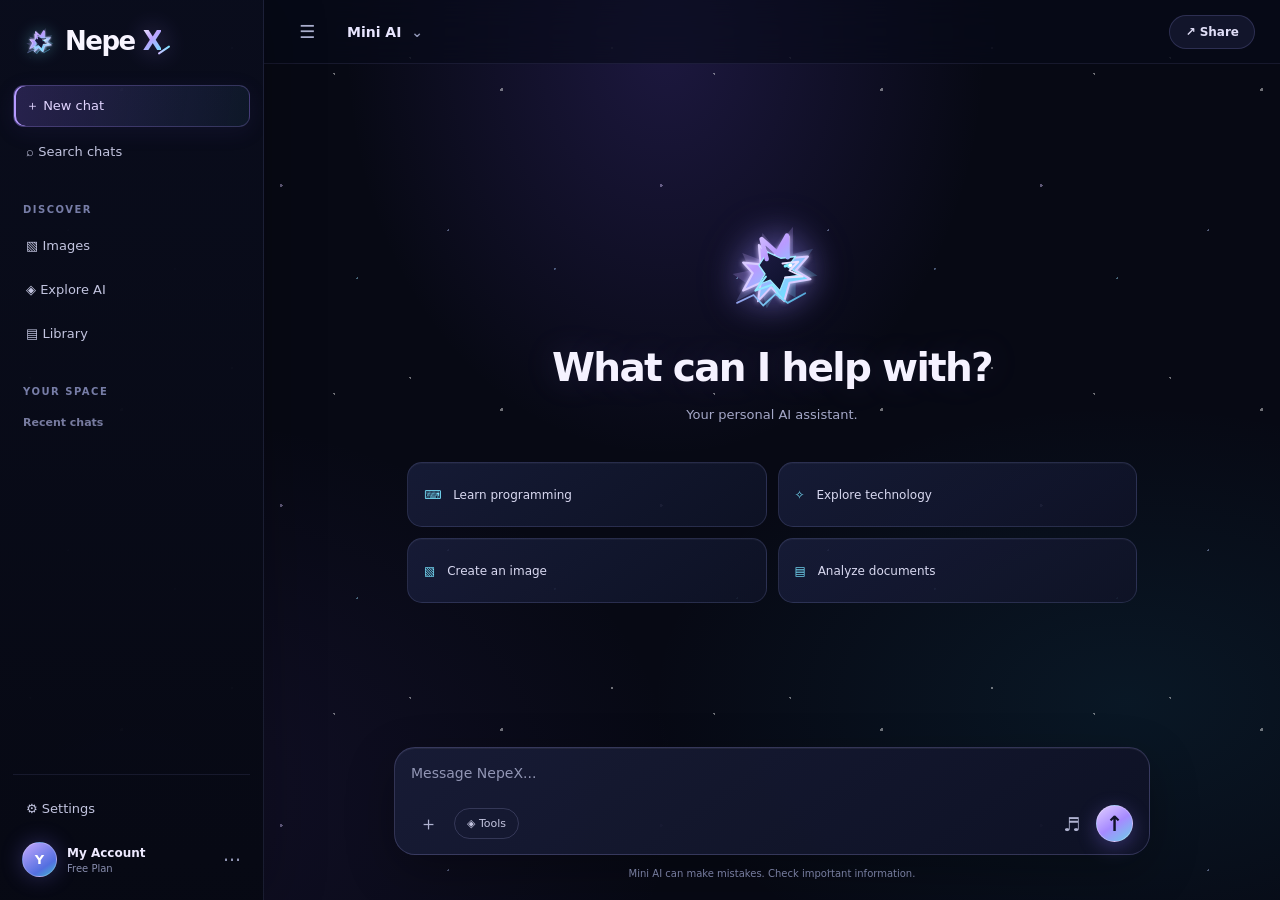
<file: index.html>
<!DOCTYPE html>
<html lang="en">
<head>
    <meta charset="UTF-8">
    <meta name="viewport" content="width=device-width, initial-scale=1.0">
    <title>NepeX — Explore Beyond</title>
    <link rel="icon" type="image/svg+xml" href="data:image/svg+xml,%3Csvg xmlns='http://www.w3.org/2000/svg' viewBox='0 0 100 100'%3E%3Cpath fill='%239b8cff' d='M15 80 35 50 25 28 48 42 70 12 68 48 90 44 77 65 88 78 60 78 48 95 43 72Z'/%3E%3C/svg%3E">
    <link rel="stylesheet" href="style.css">
</head>

<body>

<div class="app">

    <!-- SIDEBAR -->
    <aside class="sidebar" id="sidebar">

        <div class="side-top">
            <div class="brand">
    <svg class="dragon-mark" viewBox="0 0 128 128" role="img" aria-label="NepeX dragon emblem" xmlns="http://www.w3.org/2000/svg">
  <defs>
    <linearGradient id="dragonMetal" x1="18" y1="12" x2="108" y2="116" gradientUnits="userSpaceOnUse">
      <stop stop-color="#F4E9FF"/><stop offset=".42" stop-color="#B99AFF"/><stop offset=".76" stop-color="#72DFFF"/><stop offset="1" stop-color="#3979C9"/>
    </linearGradient>
    <linearGradient id="dragonShadow" x1="30" y1="30" x2="100" y2="100" gradientUnits="userSpaceOnUse">
      <stop stop-color="#24204C"/><stop offset="1" stop-color="#080D24"/>
    </linearGradient>
    <filter id="dragonGlow" x="-50%" y="-50%" width="200%" height="200%">
      <feGaussianBlur stdDeviation="3.2" result="blur"/><feMerge><feMergeNode in="blur"/><feMergeNode in="SourceGraphic"/></feMerge>
    </filter>
  </defs>
  <path d="M23 103 34 82 19 72 39 68 30 48 49 55 53 25 68 43 88 18 88 49 111 43 98 62 116 74 91 78 91 99 72 88 58 111 51 88Z" fill="url(#dragonMetal)" opacity=".22"/>
  <path d="M31 91 42 71 31 59 51 61 49 39 65 53 83 29 82 54 105 52 91 68 108 78 84 82 78 103 63 87 48 103 51 82Z" fill="url(#dragonMetal)" stroke="#D9CBFF" stroke-width="2.4" stroke-linejoin="round" filter="url(#dragonGlow)"/>
  <path d="M49 62 59 47 74 54 91 52 82 64 97 73 79 76 73 91 62 79 49 84 56 72Z" fill="url(#dragonShadow)" stroke="#9FEAFF" stroke-width="1.5" stroke-linejoin="round"/>
  <path d="M58 55 52 32 70 48 81 28 82 53" fill="none" stroke="url(#dragonMetal)" stroke-width="5" stroke-linecap="round" stroke-linejoin="round"/>
  <path d="M76 60 94 58 84 68 99 75 79 76" fill="none" stroke="#E9E0FF" stroke-width="2.2" stroke-linecap="round" stroke-linejoin="round"/>
  <path d="M79 63 85 61" stroke="#7CF0FF" stroke-width="3.4" stroke-linecap="round"/>
  <path d="M57 75 45 91 65 84 73 99" fill="none" stroke="#8FE8FF" stroke-width="2.4" stroke-linecap="round" stroke-linejoin="round"/>
  <path d="M24 105 43 96 54 108 68 95 82 105 102 94" fill="none" stroke="url(#dragonMetal)" stroke-width="2" stroke-linecap="round" opacity=".9"/>
  <circle cx="85" cy="62" r="2.1" fill="#FFFFFF"/>
</svg>
    <span>Nepe</span><span class="logo-x">X</span>
</div>
            <button class="icon-btn close-btn" onclick="toggleSidebar()">✕</button>
        </div>

        <button class="side-button active" onclick="newChat()">
            ＋ New chat
        </button>

        <button class="side-button" onclick="showFeature('Search chats')">
            ⌕ Search chats
        </button>

        <div class="menu-label">DISCOVER</div>

        <button class="side-button" onclick="showFeature('Images')">
            ▧ Images
        </button>

        <button class="side-button" onclick="showFeature('Explore AI')">
            ◈ Explore AI
        </button>

        <button class="side-button" onclick="showFeature('Library')">
            ▤ Library
        </button>

        <div class="menu-label">YOUR SPACE</div>

        <div class="recent-label">Recent chats</div>
        <div id="history">
            <div class="history-item">✦ Welcome to NepeX</div>
        </div>

        <div class="side-bottom">
            <button class="side-button" onclick="showFeature('Settings')">
                ⚙ Settings
            </button>

            <button class="profile" onclick="showFeature('My Account')">
                <div class="avatar">Y</div>
                <div>
                    <strong>My Account</strong>
                    <small>Free Plan</small>
                </div>
                <span class="profile-more">···</span>
            </button>
        </div>

    </aside>

    <!-- MAIN CONTENT -->
    <main class="main">

        <header class="topbar">
            <div class="top-left">
                <button class="icon-btn" onclick="toggleSidebar()">☰</button>
                <span class="mobile-brand">NepeX</span>
                <button class="model-btn" onclick="showFeature('Model selection')">
                    Mini AI <span>⌄</span>
                </button>
            </div>

            <button class="share-btn" onclick="showFeature('Share')">
                ↗ Share
            </button>
        </header>

        <!-- CHAT AREA -->
        <section class="chat-area" id="chatArea">

            <div class="welcome" id="welcome">

                <div class="welcome-icon"><svg class="dragon-mark" viewBox="0 0 128 128" role="img" aria-label="NepeX dragon emblem" xmlns="http://www.w3.org/2000/svg">
  <defs>
    <linearGradient id="dragonMetal" x1="18" y1="12" x2="108" y2="116" gradientUnits="userSpaceOnUse">
      <stop stop-color="#F4E9FF"/><stop offset=".42" stop-color="#B99AFF"/><stop offset=".76" stop-color="#72DFFF"/><stop offset="1" stop-color="#3979C9"/>
    </linearGradient>
    <linearGradient id="dragonShadow" x1="30" y1="30" x2="100" y2="100" gradientUnits="userSpaceOnUse">
      <stop stop-color="#24204C"/><stop offset="1" stop-color="#080D24"/>
    </linearGradient>
    <filter id="dragonGlow" x="-50%" y="-50%" width="200%" height="200%">
      <feGaussianBlur stdDeviation="3.2" result="blur"/><feMerge><feMergeNode in="blur"/><feMergeNode in="SourceGraphic"/></feMerge>
    </filter>
  </defs>
  <path d="M23 103 34 82 19 72 39 68 30 48 49 55 53 25 68 43 88 18 88 49 111 43 98 62 116 74 91 78 91 99 72 88 58 111 51 88Z" fill="url(#dragonMetal)" opacity=".22"/>
  <path d="M31 91 42 71 31 59 51 61 49 39 65 53 83 29 82 54 105 52 91 68 108 78 84 82 78 103 63 87 48 103 51 82Z" fill="url(#dragonMetal)" stroke="#D9CBFF" stroke-width="2.4" stroke-linejoin="round" filter="url(#dragonGlow)"/>
  <path d="M49 62 59 47 74 54 91 52 82 64 97 73 79 76 73 91 62 79 49 84 56 72Z" fill="url(#dragonShadow)" stroke="#9FEAFF" stroke-width="1.5" stroke-linejoin="round"/>
  <path d="M58 55 52 32 70 48 81 28 82 53" fill="none" stroke="url(#dragonMetal)" stroke-width="5" stroke-linecap="round" stroke-linejoin="round"/>
  <path d="M76 60 94 58 84 68 99 75 79 76" fill="none" stroke="#E9E0FF" stroke-width="2.2" stroke-linecap="round" stroke-linejoin="round"/>
  <path d="M79 63 85 61" stroke="#7CF0FF" stroke-width="3.4" stroke-linecap="round"/>
  <path d="M57 75 45 91 65 84 73 99" fill="none" stroke="#8FE8FF" stroke-width="2.4" stroke-linecap="round" stroke-linejoin="round"/>
  <path d="M24 105 43 96 54 108 68 95 82 105 102 94" fill="none" stroke="url(#dragonMetal)" stroke-width="2" stroke-linecap="round" opacity=".9"/>
  <circle cx="85" cy="62" r="2.1" fill="#FFFFFF"/>
</svg></div>

                <h1>What can I help with?</h1>

                <p>Your personal AI assistant.</p>

                <div class="suggestions">

                    <button onclick="useSuggestion('What is HTML?')">
                        <span>⌨</span>
                        Learn programming
                    </button>

                    <button onclick="useSuggestion('Explain CSS')">
                        <span>✧</span>
                        Explore technology
                    </button>

                    <button onclick="showFeature('Image generation')">
                        <span>▧</span>
                        Create an image
                    </button>

                    <button onclick="showFeature('Document analysis')">
                        <span>▤</span>
                        Analyze documents
                    </button>

                </div>

            </div>

            <div id="chatbox" class="chatbox"></div>
            <div id="thinkingIndicator" class="thinking-indicator" role="status" aria-live="polite" hidden>
                <span class="thinking-orbit" aria-hidden="true"><span class="thinking-light"></span></span>
                <span>Just A Sec.</span>
            </div>

        </section>

        <!-- INPUT AREA -->
        <footer class="input-section">

            <div class="input-box">

                <textarea
                    id="userInput"
                    placeholder="Message NepeX..."
                    rows="1"
                ></textarea>

                <div class="input-actions">

                    <div class="left-actions">
                        <button class="input-btn"
                            onclick="showFeature('File attachments')">
                            ＋
                        </button>

                        <button class="tool-btn"
                            onclick="showFeature('Tools')">
                            ◈ Tools
                        </button>
                    </div>

                    <div class="right-actions">

                        <button class="input-btn"
                            onclick="showFeature('Voice mode')">
                            ♬
                        </button>

                        <button class="send-btn" onclick="sendMessage()">
                            ↑
                        </button>

                    </div>

                </div>

            </div>

            <p class="disclaimer">
                Mini AI can make mistakes. Check important information.
            </p>

        </footer>

    </main>

</div>

<!-- NOTIFICATION -->
<div id="toast" class="toast"></div>

<script src="script.js"></script>

</body>
</html>
</file>
<file: style.css>
/* =========================================================
   NEPEX — COSMIC SIGNATURE THEME
   Replace style.css with this file.
   Keeps the existing HTML and JavaScript class names.
========================================================= */

:root {
  color-scheme: dark;
  --bg: #070914;
  --sidebar: #090b18;
  --surface: rgba(17, 21, 42, .82);
  --surface-hover: rgba(40, 43, 78, .78);
  --surface-soft: #11152a;
  --border: rgba(153, 160, 255, .14);
  --border-strong: rgba(166, 139, 255, .38);
  --text: #f4f3ff;
  --muted: #a6a8c4;
  --muted-2: #777b9f;
  --purple: #a98bff;
  --purple-bright: #d1baff;
  --purple-deep: #7257df;
  --purple-wash: rgba(169, 139, 255, .13);
  --cyan: #79e4ff;
  --shadow: 0 22px 70px rgba(0, 0, 0, .42);
}

* { margin: 0; padding: 0; box-sizing: border-box; }

html { height: 100%; background: var(--bg); }

body {
  min-height: 100%;
  height: 100vh;
  overflow: hidden;
  color: var(--text);
  font-family: Inter, ui-sans-serif, system-ui, -apple-system, BlinkMacSystemFont, "Segoe UI", sans-serif;
  -webkit-font-smoothing: antialiased;
  background:
    radial-gradient(ellipse at 52% 5%, rgba(104, 76, 214, .22), transparent 34%),
    radial-gradient(ellipse at 88% 78%, rgba(29, 151, 190, .10), transparent 30%),
    radial-gradient(ellipse at 10% 88%, rgba(93, 63, 171, .13), transparent 34%),
    #070914;
  position: relative;
}

/* Fine star field, kept subtle so text remains easy to read. */
body::before {
  content: "";
  position: fixed;
  inset: 0;
  z-index: 0;
  pointer-events: none;
  opacity: .42;
  background-image:
    radial-gradient(1px 1px at 8% 18%, #fff 98%, transparent),
    radial-gradient(1px 1px at 18% 72%, #b8caff 98%, transparent),
    radial-gradient(1.5px 1.5px at 32% 28%, #fff 98%, transparent),
    radial-gradient(1px 1px at 46% 84%, #a8c9ff 98%, transparent),
    radial-gradient(1px 1px at 61% 15%, #fff 98%, transparent),
    radial-gradient(1.5px 1.5px at 74% 58%, #d6c5ff 98%, transparent),
    radial-gradient(1px 1px at 88% 23%, #fff 98%, transparent),
    radial-gradient(1px 1px at 94% 87%, #9edfff 98%, transparent);
  background-size: 380px 320px;
}

button { font: inherit; color: inherit; border: 0; cursor: pointer; }
button:focus-visible, textarea:focus-visible { outline: 2px solid var(--cyan); outline-offset: 3px; }
::selection { background: rgba(169, 139, 255, .38); color: white; }

.app { position: relative; z-index: 1; display: flex; width: 100%; height: 100vh; min-height: 0; }

/* SIDEBAR */
.sidebar {
  position: relative;
  z-index: 20;
  display: flex;
  flex: 0 0 264px;
  flex-direction: column;
  width: 264px;
  min-height: 0;
  padding: 19px 13px 14px;
  overflow: hidden;
  background: linear-gradient(180deg, rgba(10, 13, 29, .97), rgba(7, 9, 20, .98));
  border-right: 1px solid rgba(164, 170, 255, .12);
  box-shadow: 12px 0 50px rgba(0, 0, 0, .18);
  transition: margin-left .28s ease, transform .28s ease;
}
.sidebar.hidden { margin-left: -264px; }
.side-top { display: flex; align-items: center; justify-content: space-between; padding: 4px 8px 26px; }

.brand {
  display: inline-flex; align-items: center; position: relative;
  color: #f8f5ff; font-size: 26px; font-weight: 850;
  letter-spacing: -1.8px; line-height: 1;
}
.logo-n, .logo-x {
  position: relative; display: inline-block; color: transparent;
  background: linear-gradient(135deg, #f2eaff 0%, #bca2ff 42%, #6fe5ff 100%);
  -webkit-background-clip: text; background-clip: text;
  filter: drop-shadow(0 0 12px rgba(169, 139, 255, .48));
}
.logo-n::after, .logo-x::after {
  content: ""; position: absolute; height: 2px; border-radius: 10px;
  background: linear-gradient(90deg, var(--purple-bright), var(--cyan));
}
.logo-n::after { width: 10px; top: 5px; right: -5px; transform: rotate(43deg); }
.logo-x::after { width: 14px; right: -10px; bottom: 3px; transform: rotate(-34deg); }

.icon-btn {
  display: inline-grid; place-items: center; min-width: 36px; min-height: 36px;
  padding: 8px; border-radius: 11px; background: transparent; color: #aeb2d1;
  font-size: 18px; transition: .2s ease;
}
.icon-btn:hover, .side-button:hover, .profile:hover { background: rgba(145, 133, 255, .12); color: white; }
.icon-btn:hover { transform: translateY(-1px); }
.close-btn { display: none; }

.side-button {
  display: block; width: 100%; margin-bottom: 5px; padding: 11px 12px;
  border: 1px solid transparent; border-radius: 11px; background: transparent;
  color: #c2c4df; text-align: left; font-size: 13px; font-weight: 520;
  transition: background .2s ease, border-color .2s ease, color .2s ease, transform .2s ease;
}
.side-button:hover { background: rgba(125, 113, 220, .13); color: #f0edff; transform: translateX(2px); }
.side-button.active {
  border-color: rgba(173, 148, 255, .24);
  background: linear-gradient(100deg, rgba(147, 113, 255, .22), rgba(72, 176, 218, .07));
  color: #e1d4ff;
  box-shadow: inset 2px 0 0 #b69aff, 0 5px 22px rgba(89, 72, 180, .10);
}
.menu-label { margin: 28px 10px 11px; color: #777da7; font-size: 10px; font-weight: 750; letter-spacing: 1.5px; text-transform: uppercase; }
.recent-label { margin: 8px 10px; color: var(--muted-2); font-size: 11px; font-weight: 650; }
.history-item {
  display: block; margin-bottom: 3px; padding: 10px 11px; overflow: hidden;
  border: 1px solid transparent; border-radius: 9px; color: #aeb1ce;
  font-size: 12px; text-overflow: ellipsis; white-space: nowrap;
  transition: background .2s ease, color .2s ease;
}
.history-item:hover { background: rgba(125, 113, 220, .13) !important; color: #f1eaff; }
.side-bottom { margin-top: auto; padding-top: 14px; border-top: 1px solid rgba(164, 170, 255, .10); }
.profile { display: flex; width: 100%; align-items: center; gap: 10px; padding: 9px; border-radius: 11px; background: transparent; color: var(--text); text-align: left; transition: background .2s ease; }
.avatar {
  display: grid; flex: 0 0 35px; width: 35px; height: 35px; place-items: center;
  border: 1px solid rgba(255, 255, 255, .22); border-radius: 50%;
  background: linear-gradient(145deg, #c4a8ff, #536fe0 70%, #42b9d0);
  color: white; font-size: 13px; font-weight: 800; box-shadow: 0 0 22px rgba(126, 112, 255, .3);
}
.profile strong { display: block; color: #eeeaff; font-size: 12px; font-weight: 650; }
.profile small { display: block; margin-top: 3px; color: #898eaf; font-size: 10px; }
.profile-more { margin-left: auto; color: #9297b7; font-size: 19px; }

/* MAIN AREA */
.main { position: relative; display: flex; flex: 1; flex-direction: column; min-width: 0; min-height: 0; }
.topbar {
  display: flex; flex: 0 0 64px; height: 64px; align-items: center; justify-content: space-between;
  padding: 0 25px; border-bottom: 1px solid rgba(164, 170, 255, .10);
  background: rgba(8, 11, 25, .62); backdrop-filter: blur(20px);
}
.top-left { display: flex; align-items: center; gap: 12px; }
.model-btn { padding: 8px 10px; border-radius: 9px; background: transparent; color: #e9e6ff; font-size: 14px; font-weight: 680; transition: background .2s ease; }
.model-btn:hover { background: rgba(255, 255, 255, .06); }
.model-btn span { margin-left: 5px; color: #9297b7; }
.share-btn {
  padding: 9px 15px; border: 1px solid rgba(170, 164, 255, .18); border-radius: 22px;
  background: rgba(23, 27, 53, .75); color: #e0def7; font-size: 12px; font-weight: 550;
  transition: .2s ease;
}
.share-btn:hover { border-color: rgba(121, 228, 255, .48); background: rgba(53, 57, 102, .55); transform: translateY(-1px); }
.mobile-brand { display: none; }

/* CHAT AREA */
.chat-area {
  display: flex; flex: 1; min-height: 0; flex-direction: column; align-items: center;
  padding: 25px 22px 12px; overflow-y: auto; scrollbar-color: #4d4b7c transparent; scrollbar-width: thin;
}
.welcome { width: 100%; max-width: 730px; margin: auto; padding: 30px 0; text-align: center; animation: welcome-in .7s ease both; }
@keyframes welcome-in { from { opacity: 0; transform: translateY(14px); } to { opacity: 1; transform: translateY(0); } }
.welcome-icon {
  display: inline-grid; width: 76px; height: 76px; place-items: center; margin-bottom: 22px;
  border: 1px solid rgba(190, 174, 255, .25); border-radius: 25px;
  background: radial-gradient(circle at 35% 25%, rgba(198, 177, 255, .25), rgba(70, 78, 160, .12) 65%, rgba(33, 170, 205, .08));
  color: #d8c6ff; font-size: 39px; filter: drop-shadow(0 0 24px rgba(153, 123, 255, .24));
  box-shadow: inset 0 1px 0 rgba(255,255,255,.12), 0 15px 55px rgba(49, 48, 125, .18);
}
.welcome h1 {
  color: #f5f2ff; font-size: clamp(27px, 3.2vw, 39px); font-weight: 700;
  letter-spacing: -1.7px; line-height: 1.18;
  text-shadow: 0 0 35px rgba(177, 154, 255, .15);
}
.welcome p { margin-top: 13px; color: #a5a8c8; font-size: 13px; line-height: 1.7; }
.suggestions { display: grid; grid-template-columns: 1fr 1fr; gap: 11px; margin-top: 36px; }
.suggestions button {
  min-height: 65px; padding: 15px 16px; border: 1px solid rgba(160, 163, 235, .17);
  border-radius: 15px; background: linear-gradient(145deg, rgba(24, 29, 58, .88), rgba(15, 19, 39, .88));
  color: #d9d9f1; text-align: left; font-size: 12px; line-height: 1.5;
  box-shadow: inset 0 1px 0 rgba(255,255,255,.035);
  transition: border-color .22s ease, background .22s ease, transform .22s ease, box-shadow .22s ease;
}
.suggestions button:hover {
  transform: translateY(-3px); border-color: rgba(170, 151, 255, .48);
  background: linear-gradient(145deg, rgba(43, 43, 87, .92), rgba(19, 39, 62, .92));
  box-shadow: 0 12px 30px rgba(0, 0, 0, .22), 0 0 25px rgba(120, 105, 235, .09);
}
.suggestions span { margin-right: 8px; color: var(--cyan); }

/* CHAT MESSAGES */
.chatbox { width: 100%; max-width: 760px; margin: 0 auto; }
.message {
  max-width: 86%; margin: 17px 0; padding: 13px 17px; overflow-wrap: anywhere;
  border-radius: 16px; font-size: 13px; line-height: 1.75; animation: message-in .22s ease both;
}
@keyframes message-in { from { opacity: 0; transform: translateY(5px); } to { opacity: 1; transform: translateY(0); } }
.user-message {
  width: fit-content; margin-left: auto; border: 1px solid rgba(177, 153, 255, .22);
  border-bottom-right-radius: 5px; background: linear-gradient(135deg, rgba(76, 57, 139, .78), rgba(36, 67, 105, .76));
  color: #f3efff; box-shadow: 0 8px 25px rgba(0, 0, 0, .13);
}
.ai-message { margin-right: auto; border-bottom-left-radius: 5px; color: #e6e6f7; }

/* INPUT AREA */
.input-section { width: 100%; max-width: 800px; margin: 0 auto; padding: 10px 22px 19px; }
.input-box {
  padding: 15px 16px 12px; border: 1px solid rgba(165, 160, 235, .24); border-radius: 21px;
  background: linear-gradient(145deg, rgba(24, 28, 54, .96), rgba(14, 18, 37, .96));
  box-shadow: 0 16px 48px rgba(0, 0, 0, .28), inset 0 1px 0 rgba(255,255,255,.055);
  transition: border-color .22s ease, box-shadow .22s ease, background .22s ease;
}
.input-box:focus-within {
  border-color: rgba(158, 144, 255, .72); background: rgba(25, 29, 58, .98);
  box-shadow: 0 0 0 3px rgba(169, 139, 255, .09), 0 16px 48px rgba(0, 0, 0, .3), 0 0 30px rgba(117, 103, 224, .12);
}
textarea {
  display: block; width: 100%; min-height: 31px; max-height: 130px; resize: none;
  outline: none; border: none; background: transparent; color: #f4f1ff;
  font-family: inherit; font-size: 14px; line-height: 1.55;
}
textarea::placeholder { color: #9296b5; }
.input-actions { display: flex; align-items: center; justify-content: space-between; margin-top: 11px; }
.left-actions, .right-actions { display: flex; align-items: center; gap: 8px; }
.input-btn {
  display: inline-grid; min-width: 33px; min-height: 33px; place-items: center;
  padding: 5px 8px; border-radius: 50%; background: transparent; color: #b0b3d1;
  font-size: 19px; transition: background .2s ease, color .2s ease;
}
.input-btn:hover, .tool-btn:hover { background: rgba(145, 133, 255, .15); color: #e9e1ff; }
.tool-btn {
  padding: 8px 12px; border: 1px solid rgba(164, 162, 224, .22); border-radius: 20px;
  background: transparent; color: #c3c4df; font-size: 11px; transition: .2s ease;
}
.tool-btn:hover { border-color: rgba(121, 228, 255, .38); }
.send-btn {
  display: grid; width: 37px; height: 37px; place-items: center;
  border: 1px solid rgba(255, 255, 255, .28); border-radius: 50%;
  background: linear-gradient(145deg, #e0ceff, #a68aff 52%, #6ccfe9);
  color: #11132a; font-size: 21px; font-weight: 800;
  box-shadow: 0 5px 20px rgba(141, 117, 255, .32); transition: transform .2s ease, box-shadow .2s ease, filter .2s ease;
}
.send-btn:hover { transform: translateY(-2px) scale(1.05); box-shadow: 0 8px 26px rgba(141, 117, 255, .48); filter: brightness(1.08); }
.disclaimer { margin-top: 11px; color: #777d9f; font-size: 10px; line-height: 1.5; text-align: center; }

/* TOAST */
.toast {
  position: fixed; z-index: 100; bottom: 25px; left: 50%; padding: 12px 18px;
  transform: translate(-50%, 20px); border: 1px solid rgba(178, 154, 255, .35);
  border-radius: 11px; background: rgba(20, 20, 48, .96); color: #eee8ff;
  box-shadow: var(--shadow); font-size: 12px; opacity: 0; pointer-events: none;
  transition: opacity .25s ease, transform .25s ease;
}
.toast.show { transform: translate(-50%, 0); opacity: 1; }

/* RESPONSIVE */
@media (max-width: 760px) {
  .sidebar { flex-basis: 250px; width: 250px; }
  .sidebar.hidden { margin-left: -250px; }
  .topbar { padding: 0 15px; }
  .chat-area { padding-right: 16px; padding-left: 16px; }
}
@media (max-width: 650px) {
  .sidebar { position: fixed; top: 0; bottom: 0; left: 0; z-index: 50; width: 270px; transform: translateX(0); box-shadow: 18px 0 45px rgba(0,0,0,.48); }
  .sidebar.hidden { margin-left: 0; transform: translateX(-100%); }
  .close-btn { display: inline-grid; }
  .mobile-brand { display: block; color: #f1eaff; font-size: 15px; font-weight: 750; letter-spacing: -.5px; }
  .topbar { flex-basis: 58px; height: 58px; padding: 0 11px; }
  .model-btn { font-size: 13px; }
  .share-btn { padding: 8px 11px; font-size: 11px; }
  .welcome { padding: 24px 0; }
  .welcome h1 { font-size: 25px; }
  .welcome p { font-size: 12px; }
  .suggestions { grid-template-columns: 1fr; gap: 9px; margin-top: 27px; }
  .suggestions button { min-height: 54px; padding: 12px 14px; }
  .input-section { padding: 8px 11px 13px; }
  .input-box { padding: 13px 13px 10px; border-radius: 18px; }
  .message { max-width: 94%; font-size: 13px; }
}
@media (prefers-reduced-motion: reduce) {
  *, *::before, *::after { scroll-behavior: auto !important; animation-duration: .01ms !important; animation-iteration-count: 1 !important; transition-duration: .01ms !important; }
}


/* NEPEX THINKING INDICATOR */
.thinking-indicator {
  display: flex;
  width: fit-content;
  align-items: center;
  gap: 11px;
  margin: 12px auto 18px;
  padding: 9px 14px;
  color: rgba(211, 190, 145, .78);
  font-size: 12px;
  letter-spacing: .25px;
  text-shadow: 0 0 14px rgba(198, 161, 91, .16);
  animation: thinking-fade-in .28s ease both;
}
.thinking-indicator[hidden] { display: none; }
.thinking-orbit {
  position: relative;
  display: inline-block;
  width: 19px;
  height: 19px;
  flex: 0 0 19px;
  border: 1px solid rgba(198, 161, 91, .20);
  border-radius: 50%;
  animation: thinking-spin 1.25s linear infinite;
}
.thinking-orbit::before {
  content: "";
  position: absolute;
  inset: 3px;
  border: 1px solid rgba(255, 255, 255, .10);
  border-radius: 50%;
}
.thinking-light {
  position: absolute;
  top: -2px;
  left: 7px;
  width: 5px;
  height: 5px;
  border-radius: 50%;
  background: #fffdf5;
  box-shadow: 0 0 5px 2px rgba(255, 250, 225, .58),
              0 0 12px 4px rgba(198, 161, 91, .34);
}
@keyframes thinking-spin { to { transform: rotate(360deg); } }
@keyframes thinking-fade-in {
  from { opacity: 0; transform: translateY(4px); }
  to { opacity: 1; transform: translateY(0); }
}

/* CHAT HISTORY DELETE BUTTON */
.history-row {
  display: flex;
  align-items: center;
  gap: 3px;
  width: 100%;
  margin-bottom: 3px;
  border: 1px solid transparent;
  border-radius: 9px;
  transition: background .2s ease, border-color .2s ease;
}
.history-row:hover { background: rgba(125, 113, 220, .10); }
.history-row.active {
  background: rgba(125, 113, 220, .13);
  border-color: rgba(173, 148, 255, .16);
}
.history-row .history-item {
  flex: 1;
  min-width: 0;
  margin: 0;
  border: 0;
  background: transparent;
  text-align: left;
}
.history-delete {
  display: grid;
  width: 29px;
  height: 29px;
  flex: 0 0 29px;
  place-items: center;
  margin-right: 4px;
  border-radius: 7px;
  background: transparent;
  color: #8589a8;
  font-size: 17px;
  opacity: .0;
  transition: opacity .18s ease, color .18s ease, background .18s ease;
}
.history-row:hover .history-delete,
.history-row:focus-within .history-delete { opacity: 1; }
.history-delete:hover {
  background: rgba(205, 105, 105, .14);
  color: #ffaaaa;
}
@media (hover: none) {
  .history-delete { opacity: .8; }
}


/* DRAGON BRAND MARK — replaces the Gemini-like welcome symbol */
.welcome-icon {
  display: flex;
  width: 96px;
  height: 112px;
  align-items: center;
  justify-content: center;
  margin: 0 auto 22px;
  border: 0;
  border-radius: 0;
  background: transparent;
  box-shadow: none;
  filter: drop-shadow(0 0 18px rgba(169, 139, 255, .25));
}
.welcome-icon img {
  display: block;
  width: 100%;
  height: 100%;
  object-fit: contain;
}


/* NEPEX DRAGON BRAND ICON */
.brand { gap: 8px; }
.brand-mark {
  display: block; width: 34px; height: 34px; object-fit: contain;
  filter: drop-shadow(0 0 9px rgba(121, 228, 255, .28));
}
.brand > span:not(.logo-x) { letter-spacing: -1.5px; }

/* Inline dragon emblem: always visible, no external image file required */
.brand-mark, .dragon-mark { display:block; flex:0 0 auto; width:36px; height:36px; overflow:visible; }
.brand .dragon-mark { filter: drop-shadow(0 0 8px rgba(121,228,255,.38)); }
.welcome-icon { width:112px; height:112px; }
.welcome-icon .dragon-mark { width:100%; height:100%; filter: drop-shadow(0 0 17px rgba(137,130,255,.48)); }
</file>
